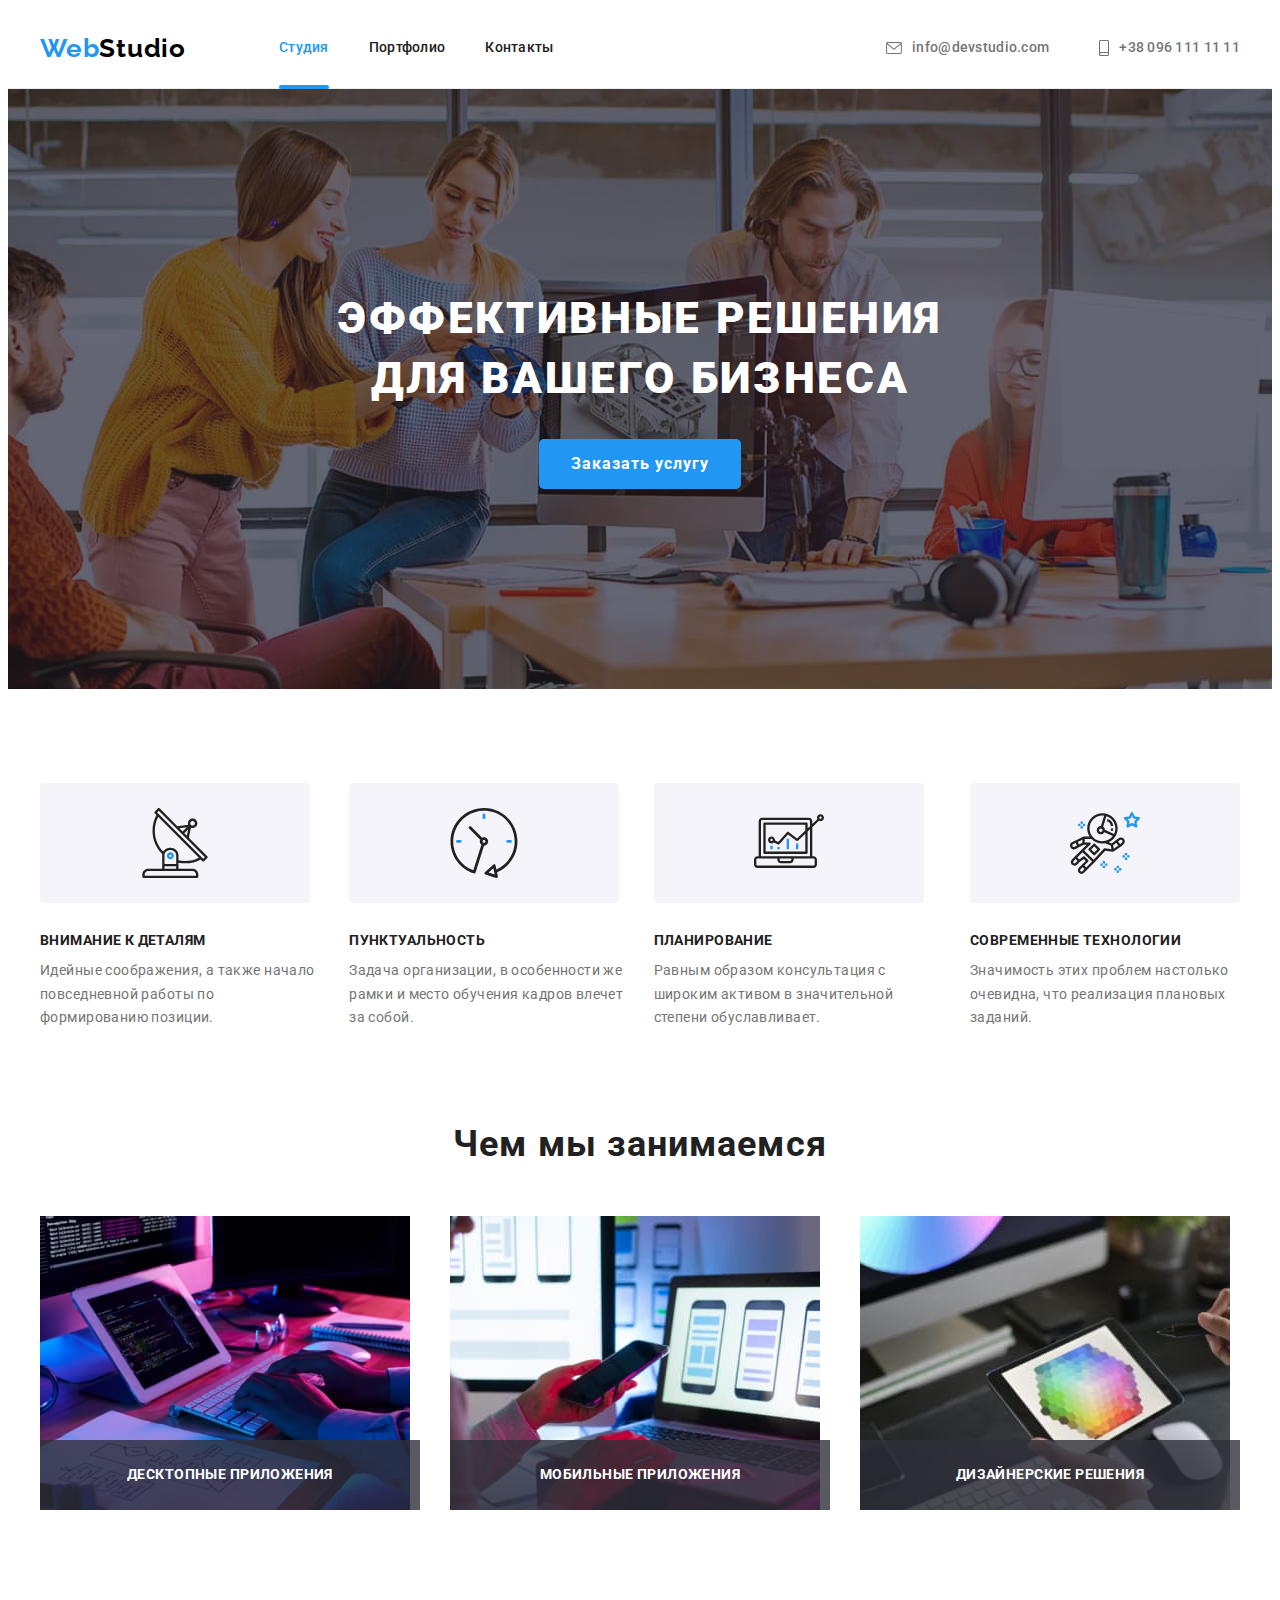
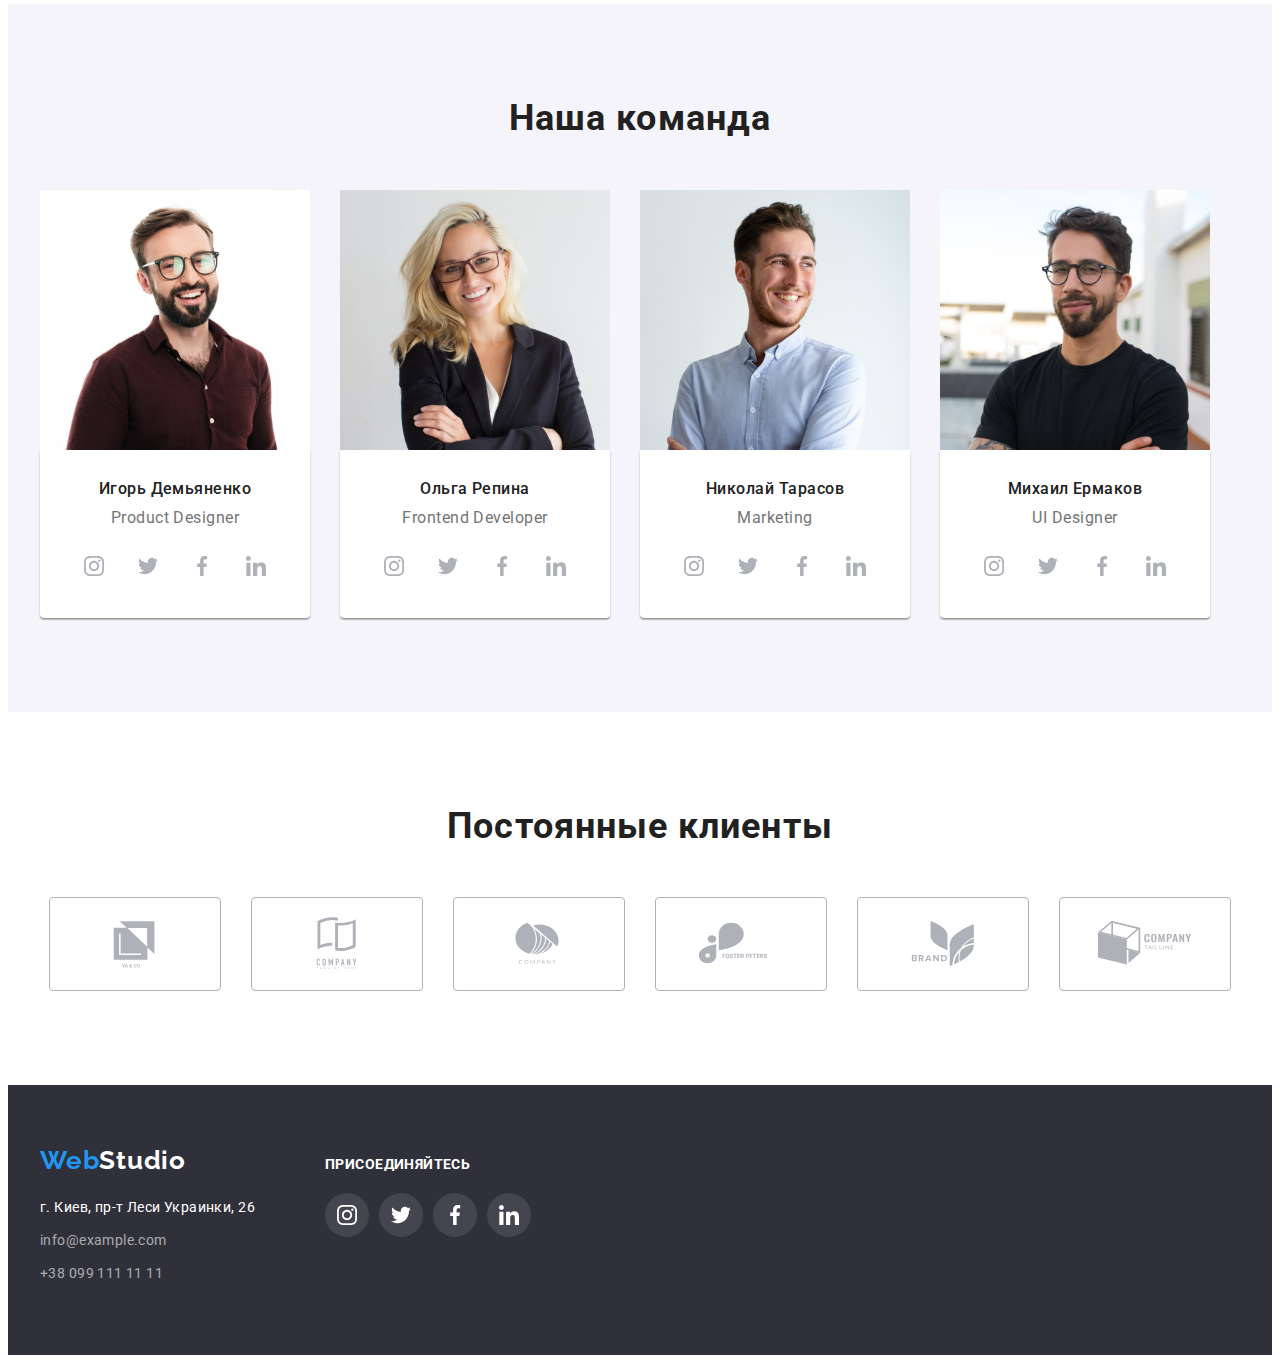
<file: index.html>
<!DOCTYPE html>
<html lang="ru">
  <head>
    <meta charset="UTF-8" />
    <meta http-equiv="X-UA-Compatible" content="IE=edge" />
    <meta name="viewport" content="width=device-width, initial-scale=1.0" />
    <title>Document</title>
    <link rel="preconnect" href="https://fonts.googleapis.com" />
    <link rel="preconnect" href="https://fonts.gstatic.com" crossorigin />
    <link
      href="https://fonts.googleapis.com/css2?family=Raleway:wght@700&family=Roboto:wght@400;500;700;900&display=swap"
      rel="stylesheet"
    />
    <link
      rel="stylesheet"
      href="https://cdnjs.cloudflare.com/ajax/libs/modern-normalize/1.0.0/modern-normalize.min.css"
      integrity="sha512-ISS7cAi1PEhQ8jnbJpJZMd29NlhNj4AWYyLOSp2CE/CsHxTCu+r+t0D2yoJudVrd0/8fTVPUVDzY5Tvli75u/g=="
      crossorigin="anonymous"
    />
    <link rel="stylesheet" href="./css/styles.css" />
  </head>
  <body>
    <header class="header">
      <div class="container header-container">
        <nav class="navigation">
          <a class="logo" href="./"
            >Web<span class="logo-black">Studio</span>
          </a>
          <ul class="header-list">
            <li class="header-item">
              <a href="./index.html" class="header-link current">Студия</a>
            </li>
            <li class="header-item">
              <a href="./portfolio.html" class="header-link">Портфолио</a>
            </li>
            <li class="header-item">
              <a href="" class="header-link">Контакты</a>
            </li>
          </ul>
        </nav>
        <ul class="header-connect">
          <li class="contact-item">
            <a href="mailto:info@devstudio.com" class="contact-link"
              > <svg class="icon" width="16" height="12">
                <use href="./images/icons.svg#envelope"></use>
              </svg> info@devstudio.com</a
            >
          </li>
          <li class="contact-item">
            <a href="tel:+380961111111" class="contact-link"
              ><svg class="icon" width="10" height="16">
                <use href="./images/icons.svg#smartphone"></use>
              </svg>+38 096 111 11 11</a
            >
          </li>
        </ul>
      </div>
    </header>
    <main>
      <section class="hero">
        <div class="container">
          <h1 class="hero-title">
            Эффективные решения <br />
            для вашего бизнеса
          </h1>
          <button type="button" class="hero-button" data-modal-open>Заказать услугу</button>
        </div>
      </section>
      <section class="advantages section">
        <div class="container">
          <h2 class="visually-hidden">Наши преимущества</h2>
          <ul class="advantages-list">
            <li class="advantages-item">
              <div class="advantages-borber"><svg class="advantages-icon" width="70" height="70">
                <use href="./images/icons.svg#icon-antena"></use>
              </svg> </a></div>
              <h3 class="advantages-subtitle">Внимание к деталям</h3>
              <p class="advantages-text">
                Идейные соображения, а также начало повседневной работы по
                формированию позиции.
              </p>
            </li>
            <li class="advantages-item">
              <div class="advantages-borber"><svg class="advantages-icon" width="70" height="70">
                <use href="./images/icons.svg#icon-clock"></use>
              </svg> </a></div>
              <h3 class="advantages-subtitle">Пунктуальность</h3>
              <p class="advantages-text">
                Задача организации, в особенности же рамки и место обучения
                кадров влечет за собой.
              </p>
            </li>
            <li class="advantages-item">
               <div class="advantages-borber"><a href="" class="advantages-icon-link"><svg class="advantages-icon" width="70" height="70">
                <use href="./images/icons.svg#icon-computer"></use>
              </svg> </a></div>
              <h3 class="advantages-subtitle">Планирование</h3>
              <p class="advantages-text">
                Равным образом консультация с широким активом в значительной
                степени обуславливает.
              </p>
            </li>
            <li class="advantages-item">
              <div class="advantages-borber"><svg class="advantages-icon" width="70" height="70">
                <use href="./images/icons.svg#icon-astronaut"></use>
              </svg> </a></div>
              <h3 class="advantages-subtitle">Современные технологии</h3>
              <p class="advantages-text">
                Значимость этих проблем настолько очевидна, что реализация
                плановых заданий.
              </p>
            </li>
          </ul>
        </div>
      </section>
      <section class="works section">
        <div class="container">
          <h2 class="works-title">Чем мы занимаемся</h2>
          <ul class="works-list">
            <li class="works-item">
              <div class="works-thumb">
              <img
                src="./images/picture1.jpg"
                alt="Компьютер, на котором набран код"
                width="370"
              /> 
              <p class="works-text">Десктопные приложения</p>
          </div></li>
            
          
            <li class="works-item">
              <div class="works-thumb"><img
                src="./images/picture2.jpg"
                alt="на экране изображены мобильные приложения"
                width="370"
              />
              <p class="works-text">Мобильные приложения</p>
</div></li>
            <li class="works-item">
              <div class="works-thumb"><img
                src="./images/picture3.jpg"
                alt="планшет с цветным квадратом"
                width="370"
              />
              <p class="works-text">Дизайнерские решения</p></div>
            </li>
          </ul>
        </div>
      </section>
      <section class="team section">
        <div class="container">
          <h2 class="team-title">Наша команда</h2>
          <ul class="team-list">
            <li class="team-item">
              <img
                src="./images/ihordemjanenko.jpg"
                alt="фото Игорь Демьяненко"
                width="270"
              />
              <div class="team-border">
                <h3 class="team-name">Игорь Демьяненко</h3>
                <p class="team-text">Product Designer</p>
                <ul  class="team-social-list" >
                  <li class="team-social-item"><a href="" class="team-social-link"><svg class="advantages-icon" width="20" height="20">
                <use href="./images/icons.svg#icon-instagram"></use>
              </svg></a></li>
                  <li class="team-social-item"><a href="" class="team-social-link"><svg class="advantages-icon" width="20" height="20">
                <use href="./images/icons.svg#icon-twitter"></use>
              </svg></a></a></li>
                  <li class="team-social-item"><a href="" class="team-social-link"><svg class="advantages-icon" width="20" height="20">
                <use href="./images/icons.svg#icon-facebook"></use>
              </svg></a></a></li>
                  <li class="team-social-item"><a href=""class="team-social-link"><svg class="advantages-icon" width="20" height="20">
                <use href="./images/icons.svg#icon-linkedin"></use>
              </svg></a></a></li>
                </ul>
              </div>
            </li>
            <li class="team-item">
              <img
                src="./images/olharepina.jpg"
                alt="фото Ольга Репина"
                width="270"
              />
              <div class="team-border">
                <h3 class="team-name">Ольга Репина</h3>
                <p class="team-text">Frontend Developer</p>
                 <ul  class="team-social-list" >
                  <li class="team-social-item"><a href="" class="team-social-link"><svg class="advantages-icon" width="20" height="20">
                <use href="./images/icons.svg#icon-instagram"></use>
              </svg></a></li>
                  <li class="team-social-item"><a href="" class="team-social-link"><svg class="advantages-icon" width="20" height="20">
                <use href="./images/icons.svg#icon-twitter"></use>
              </svg></a></a></li>
                  <li class="team-social-item"><a href="" class="team-social-link"><svg class="advantages-icon" width="20" height="20">
                <use href="./images/icons.svg#icon-facebook"></use>
              </svg></a></a></li>
                  <li class="team-social-item"><a href=""class="team-social-link"><svg class="advantages-icon" width="20" height="20">
                <use href="./images/icons.svg#icon-linkedin"></use>
              </svg></a></a></li>
                </ul>
              </div>
            </li>
            <li class="team-item">
              <img
                src="./images/nikolajtarasov.jpg"
                alt="фото Николай Тарасов"
                width="270"
              />
              <div class="team-border">
                <h3 class="team-name">Николай Тарасов</h3>
                <p class="team-text">Marketing</p>
                 <ul  class="team-social-list" >
                  <li class="team-social-item"><a href="" class="team-social-link"><svg class="advantages-icon" width="20" height="20">
                <use href="./images/icons.svg#icon-instagram"></use>
              </svg></a></li>
                  <li class="team-social-item"><a href="" class="team-social-link"><svg class="advantages-icon" width="20" height="20">
                <use href="./images/icons.svg#icon-twitter"></use>
              </svg></a></a></li>
                  <li class="team-social-item"><a href="" class="team-social-link"><svg class="advantages-icon" width="20" height="20">
                <use href="./images/icons.svg#icon-facebook"></use>
              </svg></a></a></li>
                  <li class="team-social-item"><a href=""class="team-social-link"><svg class="advantages-icon" width="20" height="20">
                <use href="./images/icons.svg#icon-linkedin"></use>
              </svg></a></a></li>
                </ul>
              </div>
            </li>
            <li class="team-item">
              <img
                src="./images/muhajloermakov.jpg"
                alt="фото Михаил Ермаков"
                width="270"
              />
              <div class="team-border">
                <h3 class="team-name">Михаил Ермаков</h3>
                <p class="team-text">UI Designer</p>
                 <ul  class="team-social-list" >
                  <li class="team-social-item"><a href="" class="team-social-link"><svg class="advantages-icon" width="20" height="20">
                <use href="./images/icons.svg#icon-instagram"></use>
              </svg></a></li>
                  <li class="team-social-item"><a href="" class="team-social-link"><svg class="advantages-icon" width="20" height="20">
                <use href="./images/icons.svg#icon-twitter"></use>
              </svg></a></a></li>
                  <li class="team-social-item"><a href="" class="team-social-link"><svg class="advantages-icon" width="20" height="20">
                <use href="./images/icons.svg#icon-facebook"></use>
              </svg></a></a></li>
                  <li class="team-social-item"><a href=""class="team-social-link"><svg class="advantages-icon" width="20" height="20">
                <use href="./images/icons.svg#icon-linkedin"></use>
              </svg></a></a></li>
                </ul>
              </div>
            </li>
          </ul>
        </div>
      </section>
      <section class="regular-customers section">
        <div class="container">
          <h2 class="regular-customers-tittle">Постоянные клиенты</h2>
          <ul class="regular-customers-list">
            <li class="regular-customers-item">
              <a href="" class="regular-customers-link">
                <svg width="106" height="60">
                  <use href="images/icons.svg#icon-Logo1"></use>
                </svg>
              </a>
            </li>
            <li class="regular-customers-item"><a href=""class="regular-customers-link"> <svg width="106" height="60">
                  <use href="images/icons.svg#icon-Logo2"></use>
                </svg> </a> </a></li>
            <li class="regular-customers-item"><a href=""class="regular-customers-link"><svg width="106" height="60">
                  <use href="images/icons.svg#icon-Logo3"></use>
                </svg> </a></li>
            <li class="regular-customers-item"><a href=""class="regular-customers-link"><svg width="106" height="60">
                  <use href="images/icons.svg#icon-Logo4"></use>
                </svg> 
            <li class="regular-customers-item"><a href=""class="regular-customers-link"><svg width="106" height="60">
                  <use href="images/icons.svg#icon-Logo5"></use>
                </svg> </a></li>
            <li class="regular-customers-item"><a href=""class="regular-customers-link"><svg width="106" height="60">
                  <use href="images/icons.svg#icon-Logo6"></use>
                </svg> </a></li>
          </ul>
        </div>
      </section>
    </main>
    <footer class="footer">
    <div class="container footer-container">
      <div class="footer-social">
        <a href="./" class="logo">Web<span class="logo-white">Studio</span></a>
        <address>
          <ul>
            <li class="footer-item">
              <a
                href="https://goo.gl/maps/ukGRsMh9YRKDoBZH8"
                target="_blank"
                class="footer-contact-link"
              >
                <span class="adress-color"
                  >г. Киев, пр-т Леси Украинки, 26</span
                >
              </a>
            </li>
            <li class="footer-item">
              <a href="mailto:info@example.com" class="footer-contact-link"
                >info@example.com</a
              >
            </li>
            <li class="footer-item">
              <a href="tel:+380991111111" class="footer-contact-link"
                >+38 099 111 11 11</a
              >
            </li>
          </ul>
        </address>
        </div>
          <div class="footer-social">
          <span class="footer-social-text">присоединяйтесь</span>
           <ul class="footer-social-list" >
                  <li class="footer-social-item"><a href="" class="footer-social-link"><svg class="footer-icon" width="20" height="20">
                <use href="./images/icons.svg#icon-instagram"></use>
              </svg></a></li>
                  <li class="footer-social-item"><a href=""  class="footer-social-link"><svg class="footer-icon" width="20" height="20">
                <use href="./images/icons.svg#icon-twitter"></use>
              </svg></a></li>
                  <li class="footer-social-item"><a href=""  class="footer-social-link"><svg class="footer-icon" width="20" height="20">
                <use href="./images/icons.svg#icon-facebook"></use>
              </svg></a></li>
                  <li class="footer-social-item"><a href="" class="footer-social-link"><svg class="footer-icon" width="20" height="20">
                <use href="./images/icons.svg#icon-linkedin"></use>
              </svg></a></li>
                </ul></div>
    </div>
    </footer>
    <div class="backdrop is-hidden" data-modal > <div class="modal">
      <button type="button" class="modal-close-button" data-modal-close > <svg class="icon-close" width="11" height="11">
                <use href="./images/icons.svg#icon-dagger"></use></button>
    </div> </div>
    <script src="./js/modal.js"></script>
  </body>
</html>
</file>
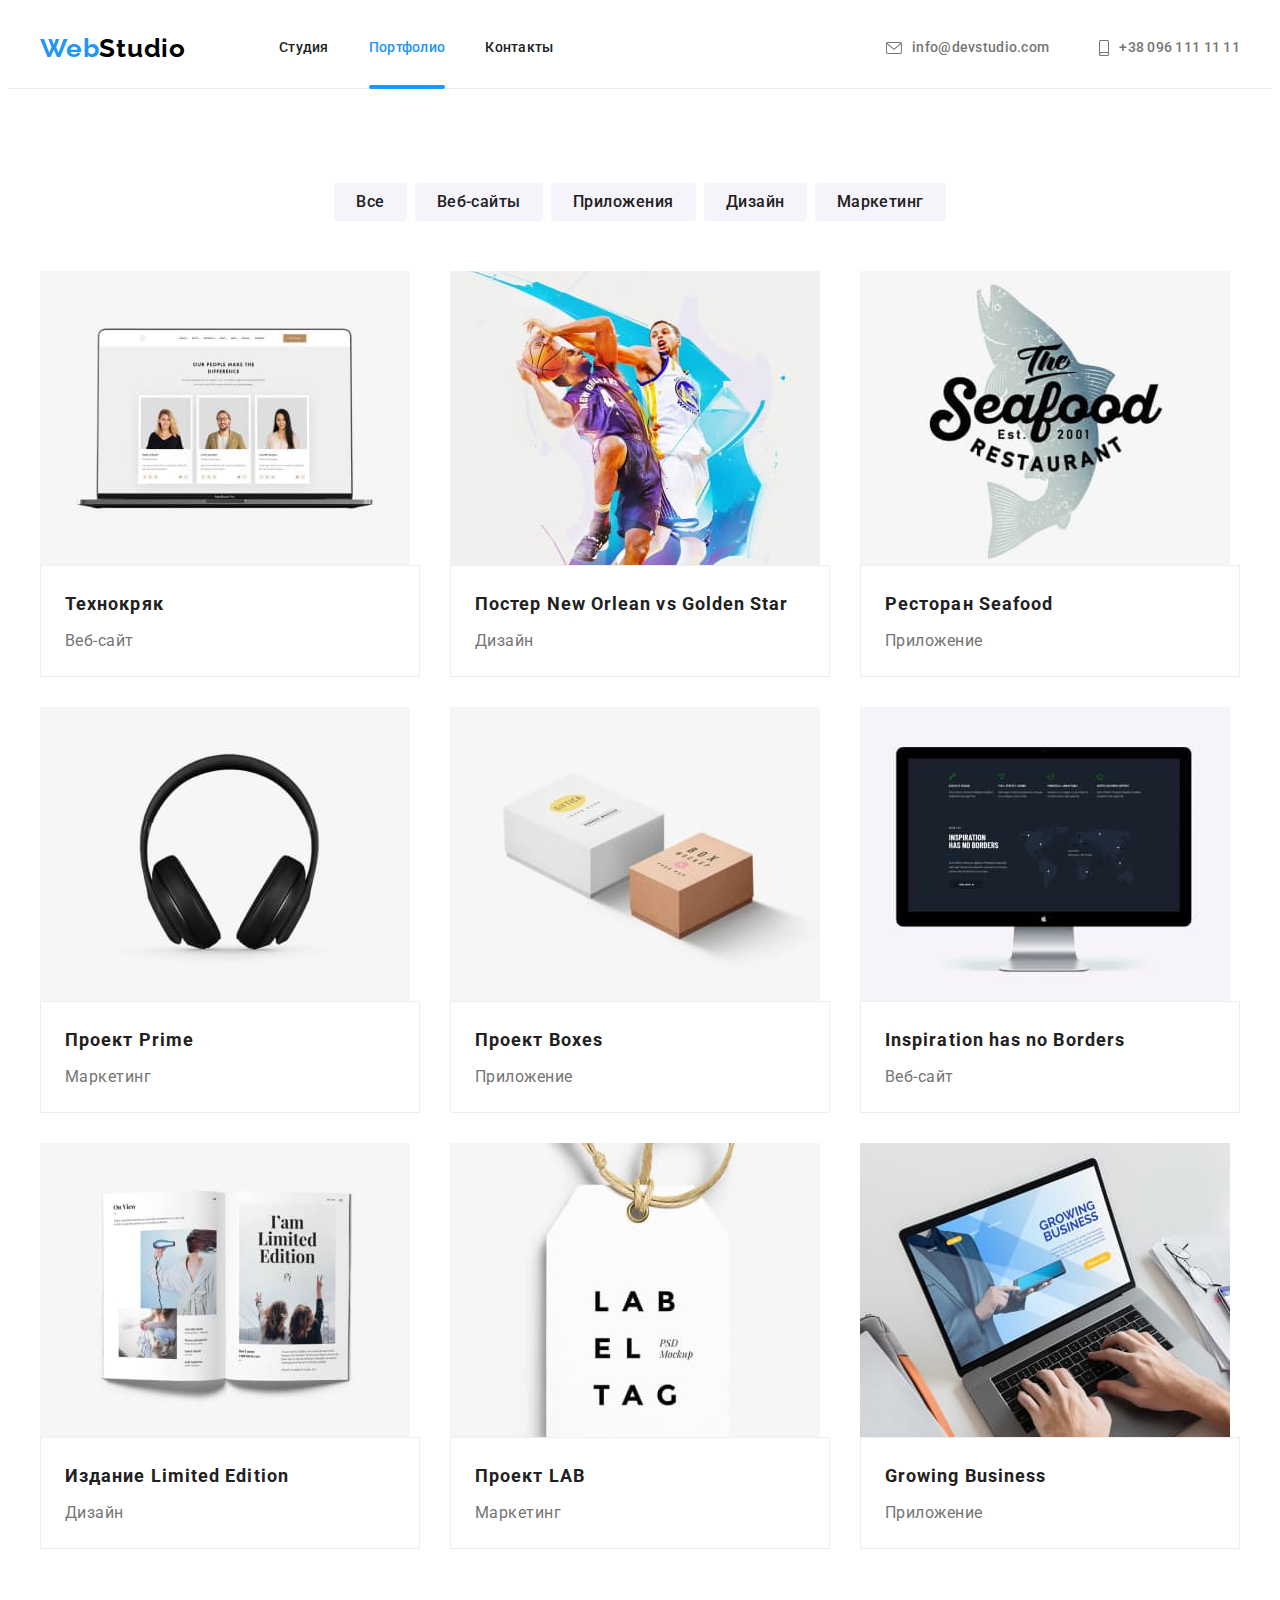
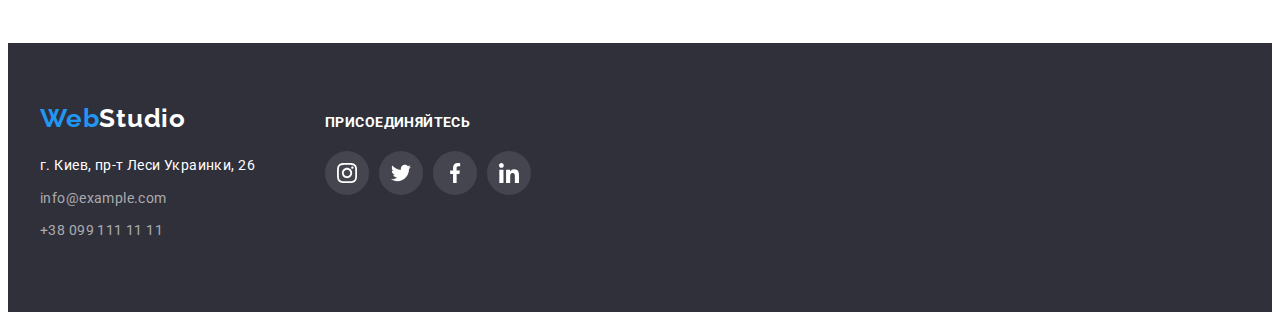
<file: portfolio.html>
<!DOCTYPE html>
<html lang="ru">
  <head>
    <meta charset="UTF-8" />
    <meta http-equiv="X-UA-Compatible" content="IE=edge" />
    <meta name="viewport" content="width=device-width, initial-scale=1.0" />
    <title>Document</title>
    <link rel="preconnect" href="https://fonts.googleapis.com" />
    <link rel="preconnect" href="https://fonts.gstatic.com" crossorigin />
    <link
      href="https://fonts.googleapis.com/css2?family=Raleway:wght@700&family=Roboto:wght@400;500;700;900&display=swap"
      rel="stylesheet"
    />
    <link
      rel="stylesheet"
      href="https://cdnjs.cloudflare.com/ajax/libs/modern-normalize/1.0.0/modern-normalize.min.css"
      integrity="sha512-ISS7cAi1PEhQ8jnbJpJZMd29NlhNj4AWYyLOSp2CE/CsHxTCu+r+t0D2yoJudVrd0/8fTVPUVDzY5Tvli75u/g=="
      crossorigin="anonymous"
    />
    <link rel="stylesheet" href="./css/styles.css" />
  </head>
  <body>
    <header class="header">
      <div class="container header-container">
        <nav class="navigation">
          <a class="logo" href="./"
            >Web<span class="logo-black">Studio</span>
          </a>
          <ul class="header-list">
            <li class="header-item">
              <a href="./index.html" class="header-link">Студия</a>
            </li>
            <li class="header-item">
              <a href="./portfolio.html" class="header-link current"
                >Портфолио</a
              >
            </li>
            <li class="header-item">
              <a href="" class="header-link">Контакты</a>
            </li>
          </nav>
         <ul class="header-connect">
          <li class="contact-item">
            <a href="mailto:info@devstudio.com" class="contact-link"
              > <svg class="icon" width="16" height="12">
                <use href="./images/icons.svg#envelope"></use>
              </svg> info@devstudio.com</a
            >
          </li>
          <li class="contact-item">
            <a href="tel:+380961111111" class="contact-link"
              ><svg class="icon" width="10" height="16">
                <use href="./images/icons.svg#smartphone"></use>
              </svg>+38 096 111 11 11</a
            >
          </li>
        </ul>
      </div>
    </header>
    <main>
      <section class="portfolio section">
        <div class="container">
          <h1 class="visually-hidden">Portfolio</h1>
          <ul class="portfolio-filter">
            <li class="filter-item">
              <button type="button" class="portfolio-filter-button">Все</button>
            </li>
            <li class="filter-item">
              <button type="button" class="portfolio-filter-button">
                Веб-сайты
              </button>
            </li>
            <li class="filter-item">
              <button type="button" class="portfolio-filter-button">
                Приложения
              </button>
            </li>
            <li class="filter-item">
              <button type="button" class="portfolio-filter-button">
                Дизайн
              </button>
            </li>
            <li class="filter-item">
              <button type="button" class="portfolio-filter-button">
                Маркетинг
              </button>
            </li>
          </ul>
           <ul class="gallery-list">
            <li class="gallery-item"> <a href="" class="gallery-link">
              <div class="master-overley">
                <img
                src="./images/portfolio-img1.jpg"
                alt="ноутбук з зображенням команди"
                width="370"
                height="404"
              /> 
              <p class="gallery-top-text">Технокряк это современная площадка распространения коронавируса. Компании используют эту платформу для цифрового шпионажа и атак на защищённые сервера конкурентов.</p> 
              </div>
              <div class="gallery-border">
                <h2 class="gallery-text">Технокряк</h2>
                <p class="gallery-filter">Веб-сайт</p>
              </div></a>
              
            </li>
            <li class="gallery-item"> <a href=""class="gallery-link">
              <div class="master-overley"><img
                src="./images/portfolio-img2.jpg"
                alt="два баскетболіста"
                width="370"
                height="404"
              />
              <p class="gallery-top-text">Технокряк это современная площадка распространения коронавируса. Компании используют эту платформу для цифрового шпионажа и атак на защищённые сервера конкурентов.</p></div>
              
              <div class="gallery-border">
                <h2 class="gallery-text">
                  Постер <span lang="en">New Orlean vs Golden Star</span>
                </h2>
                <p class="gallery-filter">Дизайн</p>
              </div> </a>
            </li>
            <li class="gallery-item"> <a href=""class="gallery-link">
              <div class="master-overley">
              <img
                src="./images/portfolio-img3.jpg"
                alt="лого ресторану"
                width="370"
                height="404"
              /> <p class="gallery-top-text">Технокряк это современная площадка распространения коронавируса. Компании используют эту платформу для цифрового шпионажа и атак на защищённые сервера конкурентов.</p> 
              </div>
              <div class="gallery-border">
                <h2 class="gallery-text">
                  Ресторан <span lang="en">Seafood</span>
                </h2>
                <p class="gallery-filter">Приложение</p>
              </div>
              </a>
            </li>
            <li class="gallery-item"><a href=""class="gallery-link">
              <div class="master-overley">
              <img
                src="./images/portfolio-img4.jpg"
                alt="навушники"
                width="370"
                height="404"
              />
              <p class="gallery-top-text">Технокряк это современная площадка распространения коронавируса. Компании используют эту платформу для цифрового шпионажа и атак на защищённые сервера конкурентов.</p> 
              </div>
              <div class="gallery-border">
                <h2 class="gallery-text">
                  Проект <span lang="en">Prime</span>
                </h2>
                <p class="gallery-filter">Маркетинг</p>
              </div> </a>
            </li>
            <li class="gallery-item"><a href=""class="gallery-link">
              <div class="master-overley">
              <img
                src="./images/portfolio-img5.jpg"
                alt="дві коробки"
                width="370"
                height="404"
              />
              <p class="gallery-top-text">Технокряк это современная площадка распространения коронавируса. Компании используют эту платформу для цифрового шпионажа и атак на защищённые сервера конкурентов.</p> 
              </div>
              <div class="gallery-border">
                <h2 class="gallery-text">
                  Проект <span lang="en">Boxes</span>
                </h2>
                <p class="gallery-filter">Приложение</p>
              </div>
              </a>
            </li>
            <li class="gallery-item"><a href=""class="gallery-link">
              <div class="master-overley">
              <img
                src="./images/portfolio-img6.jpg"
                alt="екран компютера"
                width="370"
                height="404"
              />
              <p class="gallery-top-text">Технокряк это современная площадка распространения коронавируса. Компании используют эту платформу для цифрового шпионажа и атак на защищённые сервера конкурентов.</p> 
              </div>
              <div class="gallery-border">
                <h2 class="gallery-text">
                  <span lang="en">Inspiration has no Borders</span>
                </h2>
                <p class="gallery-filter">Веб-сайт</p>
              </div></a>
            </li>
            <li class="gallery-item"><a href=""class="gallery-link">
              <div class="master-overley">
              <img
                src="./images/portfolio-img7.jpg"
                alt="розгорнута книга"
                width="370"
                height="404"
              />
               <p class="gallery-top-text">Технокряк это современная площадка распространения коронавируса. Компании используют эту платформу для цифрового шпионажа и атак на защищённые сервера конкурентов.</p> 
              </div>
              <div class="gallery-border">
                <h2 class="gallery-text">
                  Издание <span lang="en">Limited Edition</span>
                </h2>
                <p class="gallery-filter">Дизайн</p>
              </div> </a>
            </li>
            <li class="gallery-item"><a href=""class="gallery-link">
              <div class="master-overley">
              <img
                src="./images/portfolio-img8.jpg"
                alt="лейба"
                width="370"
                height="404"
              /> 
              <p class="gallery-top-text">Технокряк это современная площадка распространения коронавируса. Компании используют эту платформу для цифрового шпионажа и атак на защищённые сервера конкурентов.</p> 
              </div>
              <div class="gallery-border">
                <h2 class="gallery-text">Проект <span lang="en">LAB</span></h2>
                <p class="gallery-filter">Маркетинг</p>
              </div></a>
            </li>
            <li class="gallery-item"><a href=""class="gallery-link">
              <div class="master-overley">
              <img
                src="./images/portfolio-img9.jpg"
                alt="руки, які набирають щось клавіатурі"
                width="370"
                height="404"
              />
              <p class="gallery-top-text">Технокряк это современная площадка распространения коронавируса. Компании используют эту платформу для цифрового шпионажа и атак на защищённые сервера конкурентов.</p> 
              </div>
              <div class="gallery-border">
                <h2 class="gallery-text">
                  <span lang="en">Growing Business</span>
                </h2>
                <p class="gallery-filter">Приложение</p>
              </div></a>
            </li>
          </ul>
        </div>
      </section>
    </main>
   <footer class="footer">
    <div class="container footer-container">
      <div class="footer-social">
        <a href="./" class="logo">Web<span class="logo-white">Studio</span></a>
        <address>
          <ul>
            <li class="footer-item">
              <a
                href="https://goo.gl/maps/ukGRsMh9YRKDoBZH8"
                target="_blank"
                class="footer-contact-link"
              >
                <span class="adress-color"
                  >г. Киев, пр-т Леси Украинки, 26</span
                >
              </a>
            </li>
            <li class="footer-item">
              <a href="mailto:info@example.com" class="footer-contact-link"
                >info@example.com</a
              >
            </li>
            <li class="footer-item">
              <a href="tel:+380991111111" class="footer-contact-link"
                >+38 099 111 11 11</a
              >
            </li>
          </ul>
        </address>
        </div>
          <div class="footer-social">
          <span class="footer-social-text">присоединяйтесь</span>
           <ul class="footer-social-list" >
                  <li class="footer-social-item"><a href="" class="footer-social-link"><svg class="footer-icon" width="20" height="20">
                <use href="./images/icons.svg#icon-instagram"></use>
              </svg></a></li>
                  <li class="footer-social-item"><a href="" class="footer-social-link"><svg class="footer-icon" width="20" height="20">
                <use href="./images/icons.svg#icon-twitter"></use>
              </svg></a></li>
                  <li class="footer-social-item"><a href="" class="footer-social-link"><svg class="footer-icon" width="20" height="20">
                <use href="./images/icons.svg#icon-facebook"></use>
              </svg></a></li>
                  <li class="footer-social-item"><a href=""class="footer-social-link"><svg class="footer-icon" width="20" height="20">
                <use href="./images/icons.svg#icon-linkedin"></use>
              </svg></a></li>
                </ul></div>
    </div>
    </footer>
  </body>
</html>
</file>
<file: css/styles.css>
:root {
  --primary-text-color: #757575;
  --title-text-color: #212121;
  --accent-color: #2196f3;
  --additional-color: #ffffff;
  --contact-color: #757575;
  --backfound-footer-color: #2f303a;
}

p,
h1,
h2,
h3 {
  margin: 0;
}

ul {
  margin: 0;
  padding: 0;
}

body {
  background-color: #ffffff;
  color: var(--primary-text-color);
  font-family: "Roboto", sans-serif;
}

ul {
  list-style: none;
}

a {
  text-decoration: none;
}

img {
  display: block;
  max-width: 100%;
  height: auto;
}

.container {
  width: 1200px;
  margin-left: auto;
  margin-right: auto;
  padding-left: 15px;
  padding-right: 15px;
}

.visually-hidden {
  position: absolute;
  clip: rect(0 0 0 0);
  width: 1px;
  height: 1px;
  margin: -1px;
}

/*----------logo--------*/

.logo {
  display: block;
  font-family: "Raleway", sans-serif;
  font-weight: 700;
  font-size: 26px;
  line-height: 1.19;
  letter-spacing: 0.03em;
  color: var(--accent-color);
}

.logo-black {
  color: #000000;
}

.logo-white {
  color: #ffffff;
}

/* -------header--------- */
.header {
  border-bottom: 1px solid #ececec;
}

.logo {
  margin-right: 93px;
}

.header-container {
  display: flex;
  align-items: center;
}
.navigation {
  display: flex;
  align-items: center;
}

.header-list {
  display: flex;
}

.header-connect {
  display: flex;
  margin-left: auto;
}
.header-item + .header-item {
  margin-left: 40px;
}
.header-link {
  display: block;

  font-family: "Roboto", sans-serif;
  font-weight: 500;
  font-size: 14px;
  line-height: 1.14;
  letter-spacing: 0.02em;
  color: var(--title-text-color);
  padding-top: 32px;
  padding-bottom: 32px;

  transition-property: color;
  transition-duration: 250ms;
  transition-timing-function: cubic-bezier(0.4, 0, 0.2, 1);
  transition-delay: 0s;
}

.header-link:hover,
.header-link:focus {
  color: var(--accent-color);
}

.current {
  color: var(--accent-color);
  position: relative;

  transition-property: color;
  transition-duration: 250ms;
  transition-timing-function: cubic-bezier(0.4, 0, 0.2, 1);
  transition-delay: 0s;
}

.current::after {
  content: "";
  display: block;
  width: 100%;
  height: 4px;
  background: #2196f3;
  border-radius: 2px;
  position: absolute;
  left: 0px;
  bottom: -1px;
}

.contact-item {
  display: block;
}

.contact-item:first-child {
  margin-right: 50px;
}

.contact-link {
  display: flex;
  align-items: center;

  font-family: "Roboto", sans-serif;
  font-weight: 500;
  font-size: 14px;
  line-height: 1.14;
  letter-spacing: 0.02em;
  color: var(--contact-color);
  fill: var(--contact-color);

  transition-property: color;
  transition-duration: 250ms;
  transition-timing-function: cubic-bezier(0.4, 0, 0.2, 1);
  transition-delay: 0s;
}

.contact-link:hover,
.contact-link:focus {
  color: var(--accent-color);
  fill: currentColor;
}

.header-connect {
  display: flex;
  align-items: center;
}

.icon {
  margin-right: 10px;
}

/*--------- hero-------- */
.hero {
  background-color: #2f303a;
  background-image: linear-gradient(
      rgba(47, 48, 58, 0.4),
      rgba(47, 48, 58, 0.4)
    ),
    url(../images/hero-background.jpg);
  background-repeat: no-repeat;
  background-position: center;
  background-size: cover;
  max-width: 1600px;
  margin-left: auto;
  margin-right: auto;
  padding-top: 200px;
  padding-bottom: 200px;
  text-align: center;
}
.hero-title {
  margin-bottom: 30px;
  font-weight: 900;
  font-size: 44px;
  line-height: 1.36;
  letter-spacing: 0.06em;
  text-transform: uppercase;
  color: var(--additional-color);
}
.hero-button {
  padding-top: 10px;
  padding-bottom: 10px;
  padding-right: 32px;
  padding-left: 32px;

  border: transparent;
  font-family: inherit;
  font-weight: 700;
  font-size: 16px;
  line-height: 1.87;
  align-items: center;
  text-align: center;
  border-radius: 5px;
  justify-content: center;
  letter-spacing: 0.06em;
  color: #ffffff;
  background-color: var(--accent-color);
  height: 50px;
  min-width: 200px;

  cursor: pointer;

  transition-property: background-color;
  transition-duration: 250ms;
  transition-timing-function: cubic-bezier(0.4, 0, 0.2, 1);
  transition-delay: 0s;
}

.hero-button:hover,
.hero-button:focus {
  background-color: #188ce8;
}

/*------- section------*/
.section {
  padding-top: 94px;
  padding-bottom: 94px;
}

/*-------- Advantages--------*/

.advantages-list {
  display: flex;
}
.advantages-item + .advantages-item {
  margin-left: 30px;
}
.advantages-item {
  min-width: 270px;
  min-height: 75px;
}
.advantages-borber {
  margin-bottom: 30px;

  width: 270px;
  height: 120px;
  background-color: #f5f4fa;
  border-radius: 4px;
  display: flex;
  justify-content: center;
  align-items: center;
}

.advantages-subtitle {
  margin-bottom: 10px;

  font-weight: 700;
  font-size: 14px;
  line-height: 1.14;
  letter-spacing: 0.03em;
  text-transform: uppercase;
  color: var(--title-text-color);
}
.advantages-text {
  font-weight: 400;
  font-size: 14px;
  line-height: 1.71;
  letter-spacing: 0.03em;
  color: var(--primary-text-color);
}

/*-------works------*/
.works {
  padding-top: 0px;
}
.works-list {
  display: flex;
  margin-left: -30px;
}
.works-item {
  width: calc(100% / 3 - 30px);
  margin-left: 30px;
}

.works-title {
  margin-bottom: 50px;
}

.works-thumb {
  position: relative;
}
.works-text {
  height: 70px;
  display: flex;
  align-items: center;
  justify-content: center;

  position: absolute;
  bottom: 0;
  left: 0;

  font-weight: 700;
  font-size: 14px;
  line-height: 1.14;
  letter-spacing: 0.03em;
  text-transform: uppercase;
  color: var(--additional-color);
  background-color: rgba(47, 48, 58, 0.8);
  width: 100%;
}

.works-title,
.team-title,
.regular-customers-tittle {
  font-weight: 700;
  font-size: 36px;
  line-height: 1.16;
  text-align: center;
  letter-spacing: 0.03em;
  color: var(--title-text-color);
}

/*-------team------*/
.team {
  background-color: #f5f4fa;
}
.team-title {
  margin-bottom: 50px;
}

.team-list {
  display: flex;
  margin-left: -30px;
  margin-bottom: -30px;
}
.team-item {
  flex-basis: calc((100%-60px) / 4);
  margin-left: 30px;
  margin-bottom: 30px;
}

.imagine {
  margin-bottom: 30px;
}

.team-name {
  margin-bottom: 10px;

  font-weight: 500;
  font-size: 16px;
  line-height: 1.18;
  text-align: center;
  letter-spacing: 0.03em;
  color: var(--title-text-color);
}
.team-text {
  font-size: 16px;
  line-height: 1.18;
  text-align: center;
  letter-spacing: 0.03em;
  color: var(--primary-text-color);
  margin-bottom: 16px;
}
.team-border {
  background: #ffffff;
  box-shadow: 0px 1px 3px rgba(0, 0, 0, 0.12), 0px 1px 1px rgba(0, 0, 0, 0.14),
    0px 2px 1px rgba(0, 0, 0, 0.2);
  border-radius: 0px 0px 4px 4px;
  padding-top: 30px;
  padding-bottom: 30px;
}
.team-social-list {
  display: flex;
  justify-content: center;
}

.team-social-link {
  width: 44px;
  height: 44px;
  background-color: #ffffff;
  border-radius: 50%;
  display: flex;
  justify-content: center;
  align-items: center;
  color: #afb1b8;

  transition-property: color, background-color;
  transition-duration: 250ms;
  transition-timing-function: cubic-bezier(0.4, 0, 0.2, 1);
  transition-delay: 0s;
}
.advantages-icon {
  fill: currentColor;
}

.team-social-link:hover,
.team-social-link:focus {
  background-color: var(--accent-color);
  color: var(--additional-color);
}

.team-social-item + .team-social-item {
  margin-left: 10px;
}

/*------------regular-customer------*/

.regular-customers-tittle {
  margin-bottom: 50px;
}

.regular-customers-link {
  border: 1px solid rgba(175, 177, 184, 1);
  border-radius: 4px;
  justify-content: center;
  align-items: center;
  display: flex;
  fill: #afb1b8;
  width: 170px;
  height: 92px;

  transition-property: border-color, fill;
  transition-duration: 250ms;
  transition-timing-function: cubic-bezier(0.4, 0, 0.2, 1);
  transition-delay: 0s;
}
.regular-customers-link:hover,
.regular-customers-link:focus {
  border-color: var(--accent-color);
  fill: var(--accent-color);
}

.regular-customers-item + .regular-customers-item {
  margin-left: 30px;
}

.regular-customers-list {
  display: flex;
  justify-content: center;
}

/*------- footer-----*/
.footer {
  background-color: var(--backfound-footer-color);
  padding-top: 60px;
  padding-bottom: 60px;
}
.footer .logo {
  margin-bottom: 20px;
  margin-right: 0;
}

address {
  font-style: normal;
  margin-bottom: 9px;
}

.adress-color {
  color: var(--additional-color);
}

.footer-item:not(:last-child) {
  display: block;
  margin-bottom: 9px;
}

.footer-contact-link {
  display: block;
  font-family: inherit;
  font-size: 14px;
  line-height: 1.71;
  letter-spacing: 0.03em;
  color: rgba(255, 255, 255, 0.6);
  transition-property: color;
  transition-duration: 250ms;
  transition-timing-function: cubic-bezier(0.4, 0, 0.2, 1);
  transition-delay: 0s;
}

.footer-contact-link:hover,
.footer-contact-link:focus {
  color: var(--accent-color);
}

.footer-container {
  display: flex;
  align-items: baseline;
}
.footer-social + .footer-social {
  margin-left: 70px;
}
.footer-social-text {
  display: block;
  margin-bottom: 20px;

  font-weight: bold;
  font-size: 14px;
  line-height: 1.14;
  letter-spacing: 0.03em;
  text-transform: uppercase;
  color: var(--additional-color);
}

.footer-social-list {
  display: flex;
  justify-content: center;
}
.footer-social-item + .footer-social-item {
  margin-left: 10px;
}

.footer-social-link {
  width: 44px;
  height: 44px;
  background-color: rgba(255, 255, 255, 0.1);
  border-radius: 50%;
  display: flex;
  justify-content: center;
  align-items: center;
  color: var(--additional-color);
  transition-property: color, background-color;
  transition-duration: 250ms;
  transition-timing-function: cubic-bezier(0.4, 0, 0.2, 1);
  transition-delay: 0s;
}
.footer-icon {
  fill: currentColor;
}

.footer-social-link:hover,
.footer-social-link:focus {
  background-color: var(--accent-color);
  color: var(--additional-color);
}

/*------ portfolio-----*/
/*-------filter--------*/

.portfolio-filter {
  margin-bottom: 50px;
}
.portfolio-filter {
  display: flex;
  justify-content: center;
}

.portfolio-filter-button {
  padding-top: 6px;
  padding-bottom: 6px;
  padding-right: 22px;
  padding-left: 22px;

  font-family: inherit;
  font-weight: 500;
  font-size: 16px;
  line-height: 26px;
  text-align: center;
  letter-spacing: 0.03em;
  color: #212121;
  background-color: #f5f4fa;
  border-radius: 4px;
  border: none;

  cursor: pointer;

  transition-property: color, background-color, box-shadow;
  transition-duration: 250ms;
  transition-timing-function: cubic-bezier(0.4, 0, 0.2, 1);
  transition-delay: 0s;
}

.portfolio-filter-button:hover,
.portfolio-filter-button:focus {
  background-color: var(--accent-color);
  color: var(--additional-color);
  box-shadow: 0px 3px 1px rgba(0, 0, 0, 0.1), 0px 1px 2px rgba(0, 0, 0, 0.08),
    0px 2px 2px rgba(0, 0, 0, 0.12);
}

.filter-item + .filter-item {
  margin-left: 8px;
}

/*---------Gallery--------*/
.gallery-list {
  display: flex;
  flex-wrap: wrap;
  margin-left: -30px;
  margin-bottom: -30px;
}
.gallery-item {
  width: calc(100% / 3 - 30px);
  margin-left: 30px;
  margin-bottom: 30px;
}
.master-overley {
  position: relative;
  overflow: hidden;
}

.gallery-link:hover .gallery-top-text,
.gallery-link:focus .gallery-top-text {
  transform: translateY(0);
}

.gallery-top-text {
  position: absolute;
  top: 0;
  right: 0;

  padding-right: 24px;
  padding-left: 24px;
  padding-top: 63px;

  font-size: 18px;
  line-height: 1.55;
  letter-spacing: 0.03em;
  color: var(--additional-color);
  background-color: rgba(33, 150, 243, 0.9);
  height: 100%;
  transform: translateY(100%);
  transition-property: transform;
  transition-duration: 250ms;
  transition-timing-function: cubic-bezier(0.4, 0, 0.2, 1);
  transition-delay: 0s;
}

.gallery-text {
  margin-bottom: 4px;
  font-weight: 700;
  font-size: 18px;
  line-height: 2;
  letter-spacing: 0.06em;
  color: var(--title-text-color);
}
.gallery-filter {
  font-size: 16px;
  line-height: 1.87;
  letter-spacing: 0.03em;
  color: var(--primary-text-color);
}
.gallery-border {
  background: #ffffff;
  border: 1px solid #eeeeee;
  box-sizing: border-box;
  padding-left: 24px;
  padding-right: 24px;
  padding-top: 20px;
  padding-bottom: 20px;
}
.gallery-link {
  display: block;
  transition-property: background-color, box-shadow;
  transition-duration: 250ms;
  transition-timing-function: cubic-bezier(0.4, 0, 0.2, 1);
  transition-delay: 0s;
}

.gallery-link:hover,
.gallery-link:focus {
  background: #ffffff;
  box-shadow: 0px 1px 1px rgba(0, 0, 0, 0.12), 0px 4px 4px rgba(0, 0, 0, 0.06),
    1px 4px 6px rgba(0, 0, 0, 0.16);
}

.backdrop {
  width: 100vw;
  height: 100vh;
  background-color: rgba(0, 0, 0, 0.2);
  position: fixed;
  top: 0;
  left: 0;
  transition: opacity 250ms, visibility 250ms;
}
.modal {
  width: 528px;
  min-height: 581px;

  background-color: #ffffff;
  box-shadow: 0px 1px 3px rgba(0, 0, 0, 0.12), 0px 1px 1px rgba(0, 0, 0, 0.14),
    0px 2px 1px rgba(0, 0, 0, 0.2);
  border-radius: 4px;

  position: absolute;
  top: 50%;
  left: 50%;
  transform: translate(-50%, -50%) rotate(0) scale(1);
  transition: transform 500ms;
}

.backdrop.is-hidden .modal {
  transform: rotate(180deg) scale(3);
}
.modal-close-button {
  width: 30px;
  height: 30px;
  border-radius: 50%;
  background-color: #ffffff;
  border: 1px solid rgba(0, 0, 0, 0.1);
  box-sizing: border-box;
  fill: #000000;
  display: block;
  align-items: center;

  cursor: pointer;
  position: absolute;
  top: 8px;
  right: 10px;
}
.is-hidden {
  opacity: 0;
  pointer-events: none;
  visibility: hidden;
}
</file>
